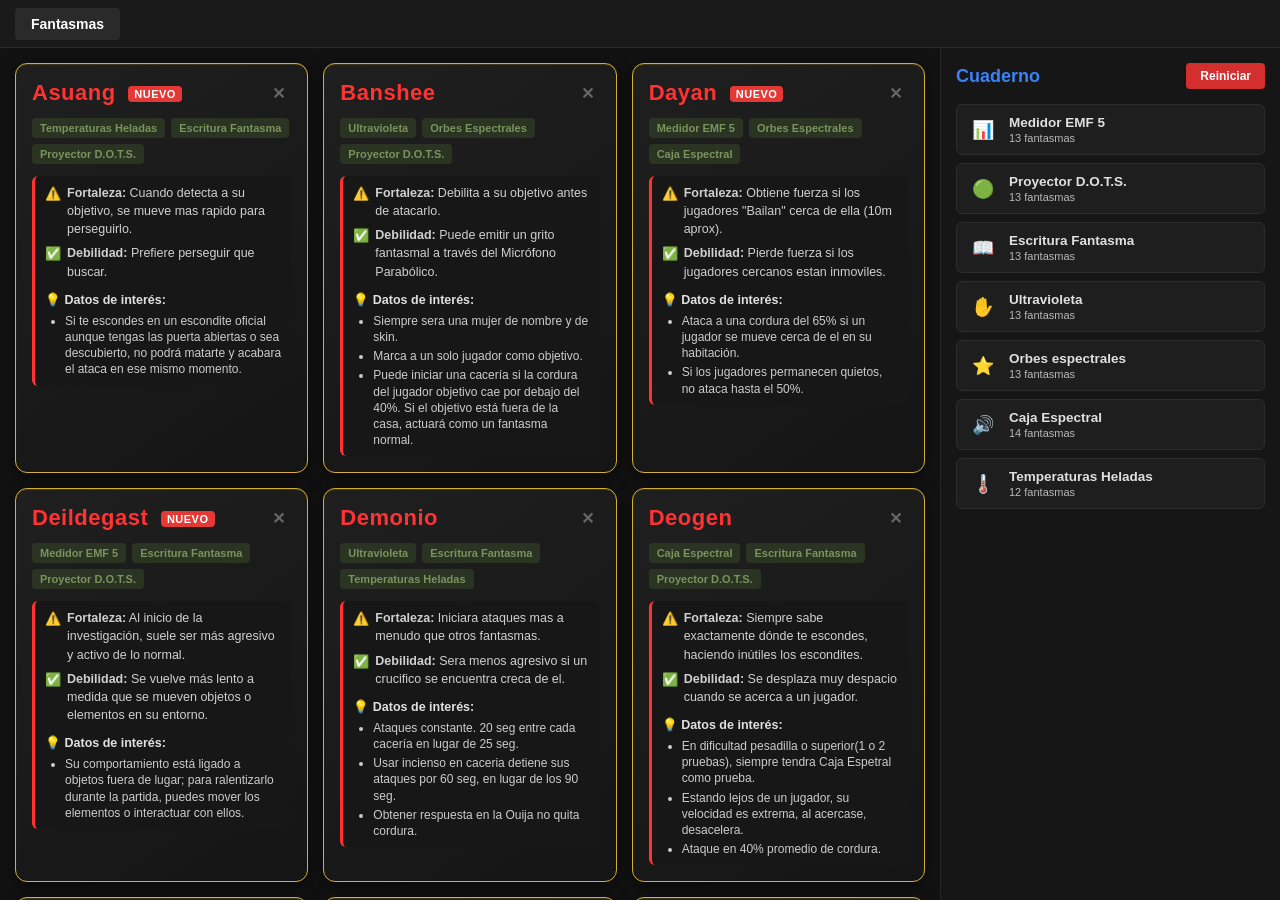
<file: index.html>
<!DOCTYPE html>
<html lang="es">
<head>
    <meta charset="UTF-8">
    <meta name="viewport" content="width=device-width, initial-scale=1.0">
    <title>Phasmophobia Matrix - Español</title>
    <link rel="stylesheet" href="styles.css">
</head>
<body>

    <!-- Header Navigation -->
    <header class="navbar">
        <div class="nav-item active">Fantasmas</div>
    </header>

    <!-- Main Container Layout -->
    <main class="main-container">

        <!-- Ghosts Grid View -->
        <section class="ghosts-section">
            <div id="ghostGrid" class="ghost-grid">
                <!-- Generado dinámicamente con JS -->
            </div>
        </section>

        <!-- Right Control Sidebar -->
        <aside class="sidebar">
            <div class="sidebar-header">
                <span class="sidebar-title">Cuaderno</span>
                <button class="btn-action btn-reset" onclick="resetAll()">Reiniciar</button>
            </div>

            <!--<p class="instructions">
                Click para encontrar (Verde) | Doble Click para descartar (Rojo) | Click para resetear.
            </p> -->

            <!-- List of Evidences -->
            <div id="evidenceList" class="evidence-list">
                <!-- Generado dinámicamente con JS -->
            </div>
        </aside>

    </main>

    <script src="script.js"></script>
</body>
</html>
</file>
<file: styles.css>
* {
    box-sizing: border-box;
    margin: 0;
    padding: 0;
    font-family: -apple-system, BlinkMacSystemFont, "Segoe UI", Roboto, Helvetica, Arial, sans-serif;
    user-select: none;
}

body {
    background-color: #121212;
    color: #e0e0e0;
    height: 100vh;
    display: flex;
    flex-direction: column;
    overflow: hidden;
}

/* Top Navigation Bar */
.navbar {
    background-color: #1a1a1a;
    border-bottom: 1px solid #2a2a2a;
    display: flex;
    align-items: center;
    padding: 0 15px;
    height: 48px;
}

.nav-item {
    padding: 8px 16px;
    font-size: 14px;
    color: #fff;
    background-color: #2a2a2a;
    font-weight: 600;
    border-radius: 4px;
}

/* Main Layout */
.main-container {
    display: flex;
    flex: 1;
    overflow: hidden;
}

/* Left Content - Ghost Grid */
.ghosts-section {
    flex: 1;
    padding: 15px;
    overflow-y: auto;
    background-color: #121212;
}

.ghost-grid {
    display: grid;
    grid-template-columns: repeat(3, 1fr);
    gap: 15px;
}

@media (max-width: 1200px) {
    .ghost-grid {
        grid-template-columns: repeat(2, 1fr);
    }
}

@media (max-width: 768px) {
    .ghost-grid {
        grid-template-columns: 1fr;
    }
    .main-container {
        flex-direction: column;
    }
    .sidebar {
        width: 100% !important;
        height: auto !important;
    }
}

/* Ghost Card Styling - Con bordes dorados, esquinas suaves y profundidad */
.ghost-card {
    background: linear-gradient(145deg, #1f1f1f, #151515);
    border: 1px solid #d4af37;
    border-radius: 12px;
    padding: 16px;
    position: relative;
    display: flex;
    flex-direction: column;
    gap: 12px;
    transition: transform 0.2s ease, box-shadow 0.2s ease;
    box-shadow: 0 4px 15px rgba(0, 0, 0, 0.5), 
                inset 0 1px 1px rgba(255, 215, 0, 0.15);
}

.ghost-card:hover {
    transform: translateY(-2px);
    box-shadow: 0 6px 20px rgba(212, 175, 55, 0.2), 
                inset 0 1px 2px rgba(255, 215, 0, 0.25);
}

.ghost-card.possible {
    opacity: 1;
}

.ghost-header {
    display: flex;
    justify-content: space-between;
    align-items: center;
}

.ghost-name {
    font-size: 22px;
    font-weight: 800;
    color: #ff3333;
    letter-spacing: 0.5px;
}

.badge-new {
    font-size: 11px;
    background: #e53935;
    color: #fff;
    padding: 2px 6px;
    border-radius: 4px;
    vertical-align: middle;
    margin-left: 6px;
}

.close-btn {
    color: #666;
    cursor: pointer;
    font-size: 16px;
    font-weight: bold;
    padding: 2px 6px;
    border-radius: 3px;
    transition: color 0.2s;
}

.close-btn:hover {
    color: #ff4444;
    background-color: #2a2a2a;
}

/* Evidence Pills in Ghost Card */
.evidence-pills {
    display: flex;
    flex-wrap: wrap;
    gap: 6px;
}

.pill {
    font-size: 11px;
    font-weight: 700;
    padding: 4px 8px;
    border-radius: 4px;
    text-transform: capitalize;
}

.pill.active {
    background-color: #8ec63f;
    color: #000;
}

.pill.inactive {
    background-color: #2b3323;
    color: #7a945d;
}

.pill.excluded {
    background-color: #3d2222;
    color: #884444;
    text-decoration: line-through;
}

/* Ghost Info Box */
.ghost-info {
    font-size: 12.5px;
    line-height: 1.45;
    color: #d0d0d0;
    display: flex;
    flex-direction: column;
    gap: 6px;
    background: #171717;
    padding: 8px 10px;
    border-radius: 6px;
    border-left: 3px solid #ff3333;
}

.info-row {
    display: flex;
    align-items: flex-start;
    gap: 6px;
}

.info-icon {
    font-size: 13px;
    flex-shrink: 0;
    margin-top: 1px;
}

/* Estilos de Datos de Interés */
.info-row-data {
    margin-top: 4px;
    display: flex;
    flex-direction: column;
    gap: 4px;
}

.data-title {
    color: #e0e0e0;
}

.data-list {
    margin-left: 20px;
    padding-left: 0;
    display: flex;
    flex-direction: column;
    gap: 3px;
}

.data-list li {
    font-size: 12px;
    color: #cccccc;
    line-height: 1.35;
}

/* Sidebar Styling */
.sidebar {
    width: 340px;
    background-color: #161616;
    border-left: 1px solid #262626;
    display: flex;
    flex-direction: column;
    padding: 15px;
    gap: 15px;
}

.sidebar-header {
    display: flex;
    justify-content: space-between;
    align-items: center;
}

.sidebar-title {
    font-size: 18px;
    font-weight: 700;
    color: #3b82f6;
}

.btn-reset {
    padding: 6px 14px;
    font-size: 12px;
    font-weight: 600;
    border: none;
    border-radius: 4px;
    cursor: pointer;
    background-color: #d32f2f;
    color: #fff;
    transition: background-color 0.2s;
}

.btn-reset:hover {
    background-color: #b71c1c;
}

.instructions {
    font-size: 12px;
    color: #3b82f6;
    line-height: 1.35;
}

/* Evidence Buttons List */
.evidence-list {
    display: flex;
    flex-direction: column;
    gap: 8px;
    overflow-y: auto;
    flex: 1;
}

.evidence-btn {
    display: flex;
    align-items: center;
    padding: 10px 12px;
    background-color: #1e1e1e;
    border: 1px solid #2d2d2d;
    border-radius: 6px;
    cursor: pointer;
    transition: all 0.2s;
}

.evidence-btn.state-1 {
    background-color: #8ec63f;
    border-color: #a2d654;
    color: #000;
}

.evidence-btn.state-2 {
    background-color: #b71c1c;
    border-color: #e53935;
    color: #fff;
}

.evidence-icon {
    width: 28px;
    height: 28px;
    display: flex;
    align-items: center;
    justify-content: center;
    font-size: 18px;
    margin-right: 12px;
}

.evidence-info {
    display: flex;
    flex-direction: column;
    flex: 1;
}

.evidence-name {
    font-size: 13.5px;
    font-weight: 700;
}

.evidence-btn.state-2 .evidence-name {
    text-decoration: line-through;
}

.evidence-count {
    font-size: 11px;
    opacity: 0.8;
    margin-top: 2px;
}

.evidence-status-icon {
    font-weight: bold;
    font-size: 14px;
    margin-left: 8px;
}
</file>
